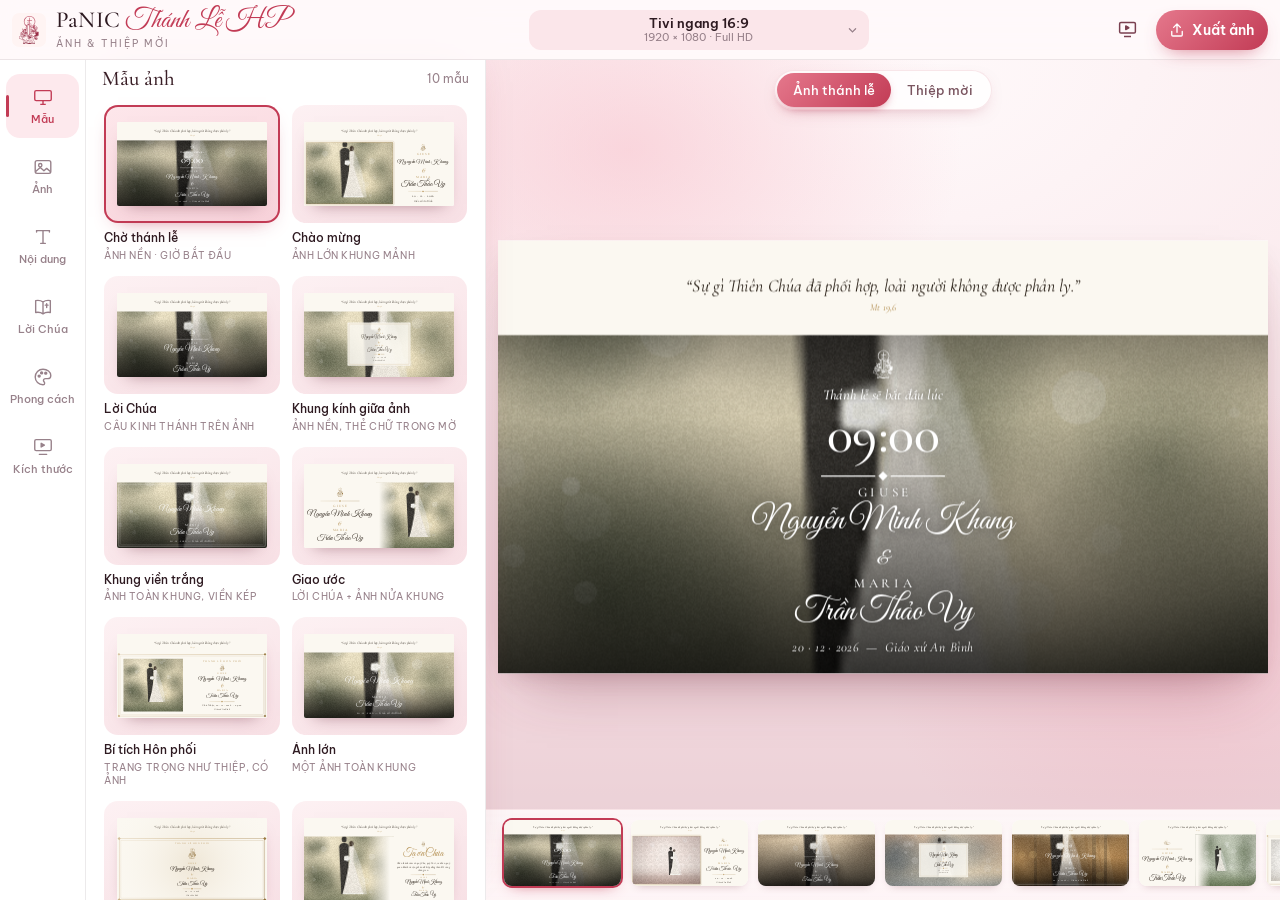
<file: index.html>
<!doctype html>
<html lang="vi">
<head>
<meta charset="utf-8">
<meta name="viewport" content="width=device-width,initial-scale=1,viewport-fit=cover">
<title>PaNIC Thánh Lễ Hôn Phối — Ảnh & thiệp mời thánh lễ hôn phối</title>
<meta name="description" content="Tạo ảnh cho thánh lễ hôn phối Công giáo: tên thánh, họ tên đôi tân hôn, Lời Chúa, biểu tượng đức tin — chiếu tivi, đăng mạng xã hội — và thiệp mời tham dự thánh lễ.">
<meta name="theme-color" content="#fdf6f7">
<link rel="canonical" href="https://panic-thanhle-hp.vercel.app/">
<link rel="icon" href="/favicon.svg?v=20261107-catalog-v2" type="image/svg+xml">
<link rel="icon" href="/favicon-32.png?v=20261107-catalog-v2" sizes="32x32" type="image/png">
<link rel="apple-touch-icon" href="/apple-touch-icon.png?v=20261107-catalog-v2">
<link rel="manifest" href="/site.webmanifest?v=20261107-catalog-v2">
<meta property="og:type" content="website">
<meta property="og:site_name" content="PaNIC Thánh Lễ Hôn Phối">
<meta property="og:locale" content="vi_VN">
<meta property="og:url" content="https://panic-thanhle-hp.vercel.app/">
<meta property="og:title" content="PaNIC Thánh Lễ Hôn Phối — Ảnh & thiệp mời thánh lễ hôn phối">
<meta property="og:description" content="Tên thánh, Lời Chúa, biểu tượng đức tin — tạo bộ ảnh chiếu tivi trong thánh lễ hôn phối và thiệp mời tham dự lễ.">
<meta property="og:image" content="https://panic-thanhle-hp.vercel.app/og.png?v=20261107-catalog-v2">
<meta property="og:image:width" content="1200">
<meta property="og:image:height" content="630">
<meta name="twitter:card" content="summary_large_image">
<meta name="twitter:image" content="https://panic-thanhle-hp.vercel.app/og.png?v=20261107-catalog-v2">
<link rel="preconnect" href="https://fonts.googleapis.com">
<link rel="preconnect" href="https://fonts.gstatic.com" crossorigin>
<link href="https://fonts.googleapis.com/css2?family=Be+Vietnam+Pro:wght@300;400;500;600&family=Cormorant+Garamond:ital,wght@0,400;0,500;1,400;1,500&family=Dancing+Script:wght@500&family=Ephesis&family=Noto+Serif:ital,wght@0,400;0,700;1,400&family=Great+Vibes&family=Lora:ital,wght@0,400;1,400&family=Montserrat:wght@300;400;500;600&family=Noto+Serif+Display:ital,wght@0,300;0,400;1,300&family=Playfair+Display:ital,wght@0,400;0,500;1,400&display=swap" rel="stylesheet">
<link rel="stylesheet" href="assets/css/app.css?v=20261107-catalog-v2">
</head>
<body>
<div class="app">
  <header>
    <button class="brand" id="brand" aria-label="PaNIC Thánh Lễ Hôn Phối"><img src="favicon.svg?v=20261107-catalog-v2" alt=""><span><b>PaNIC <i>Thánh Lễ HP</i></b><small>Ảnh &amp; thiệp mời</small></span></button>
    <button class="szbtn" id="szbtn" aria-label="Đổi khổ màn hình"><b id="szlabel"></b><small id="szsub"></small><svg viewBox="0 0 24 24" fill="none" stroke="currentColor" stroke-width="2" stroke-linecap="round"><path d="M7 10l5 5 5-5"/></svg></button>
    <div class="slotbar" id="slotbar">
      <button id="sbRep"><svg viewBox="0 0 24 24" fill="none" stroke="currentColor" stroke-width="1.8" stroke-linejoin="round"><rect x="3.5" y="5" width="17" height="14" rx="2"/><path d="M4 17l5-4.5 4 3.5 3-2.5 4 3.5"/></svg><span>Thay ảnh</span></button>
      <svg class="zi" viewBox="0 0 24 24" fill="none" stroke="currentColor" stroke-width="1.8" stroke-linecap="round"><circle cx="11" cy="11" r="6"/><path d="M20 20l-4.5-4.5M8.5 11h5M11 8.5v5"/></svg>
      <input type="range" id="sbZoom" min="1" max="4" step=".01" value="1" aria-label="Phóng to">
      <button id="sbCtr" aria-label="Căn giữa"><svg viewBox="0 0 24 24" fill="none" stroke="currentColor" stroke-width="1.8" stroke-linecap="round"><circle cx="12" cy="12" r="3"/><path d="M12 3v3M12 18v3M3 12h3M18 12h3"/></svg></button>
      <button id="sbX" aria-label="Bỏ chọn"><svg viewBox="0 0 24 24" fill="none" stroke="currentColor" stroke-width="2" stroke-linecap="round"><path d="M6 6l12 12M18 6L6 18"/></svg></button>
    </div>
    <button class="iconbtn" id="btnPlay" title="Trình chiếu" aria-label="Trình chiếu"><svg viewBox="0 0 24 24" fill="none" stroke="currentColor" stroke-width="1.7" stroke-linejoin="round"><rect x="3" y="4" width="18" height="12" rx="1.5"/><path d="M10 8v4l3.5-2z" fill="currentColor"/><path d="M8 20h8"/></svg></button>
    <button class="cta play" id="btnExport"><svg viewBox="0 0 24 24" fill="none" stroke="currentColor" stroke-width="1.8" stroke-linecap="round" stroke-linejoin="round"><path d="M12 4v11M7.5 8.5 12 4l4.5 4.5M5 14v4.5A1.5 1.5 0 0 0 6.5 20h11a1.5 1.5 0 0 0 1.5-1.5V14"/></svg><span>Xuất ảnh</span></button>
  </header>
  <main id="stage">
    <div class="modesw"><button data-m="slides">Ảnh thánh lễ</button><button data-m="invite">Thiệp mời</button></div>
    <div class="hint" id="hint">Chạm ảnh để chọn rồi kéo để căn · vuốt ngang để đổi mẫu</div>
    <div id="device"><canvas id="cv" aria-label="Xem trước ảnh"></canvas></div>
    <button class="navbtn prev" id="navPrev" aria-label="Slide trước"><svg viewBox="0 0 24 24" fill="none" stroke="currentColor" stroke-width="2" stroke-linecap="round" stroke-linejoin="round"><path d="M15 5l-7 7 7 7"/></svg></button>
    <button class="navbtn next" id="navNext" aria-label="Slide sau"><svg viewBox="0 0 24 24" fill="none" stroke="currentColor" stroke-width="2" stroke-linecap="round" stroke-linejoin="round"><path d="M9 5l7 7-7 7"/></svg></button>
    <div class="tplname" id="tplname"></div>
  </main>
  <div class="strip" id="strip"></div>
  <section id="sheet" data-mode="peek">
    <div id="grip"><div class="grab"></div><div class="phead"><h3 id="ptitle"></h3><span id="psub"></span><svg class="chev" viewBox="0 0 24 24" fill="none" stroke="currentColor" stroke-width="2" stroke-linecap="round"><path d="M7 14l5-5 5 5"/></svg></div></div>
    <div class="panel" id="panel"></div>
  </section>
  <nav class="tabs" id="tabs"></nav>
</div>
<div id="play"><div class="pctl"><button id="pX">✕ Thoát</button><span class="cnt" id="pCnt"></span><button id="pAuto"></button></div><div class="pbar"><i id="pBar"></i></div><div class="ptip" id="pTip">Chạm hai bên hoặc vuốt để chuyển · chạm giữa để hiện điều khiển</div></div>
<input type="file" id="file" accept="image/*" multiple hidden>
<div class="toast" id="toast"></div>
<div class="busy" id="busy"><div class="spin"></div><span id="busytxt">Đang xử lý…</span></div>
<div class="modal" id="modal"><div class="mbox" id="mbox"></div></div>
<script src="assets/js/data.js?v=20261107-scripture-top-v3"></script>
<script src="assets/js/symbols.js?v=20261107-scripture-top-v3"></script>
<script src="assets/js/engine.js?v=20261107-scripture-top-v3"></script>
<script src="assets/js/templates.js?v=20261107-scripture-top-v3"></script>
<script src="assets/js/app.js?v=20261107-scripture-top-v3"></script>
</body>
</html>
</file>
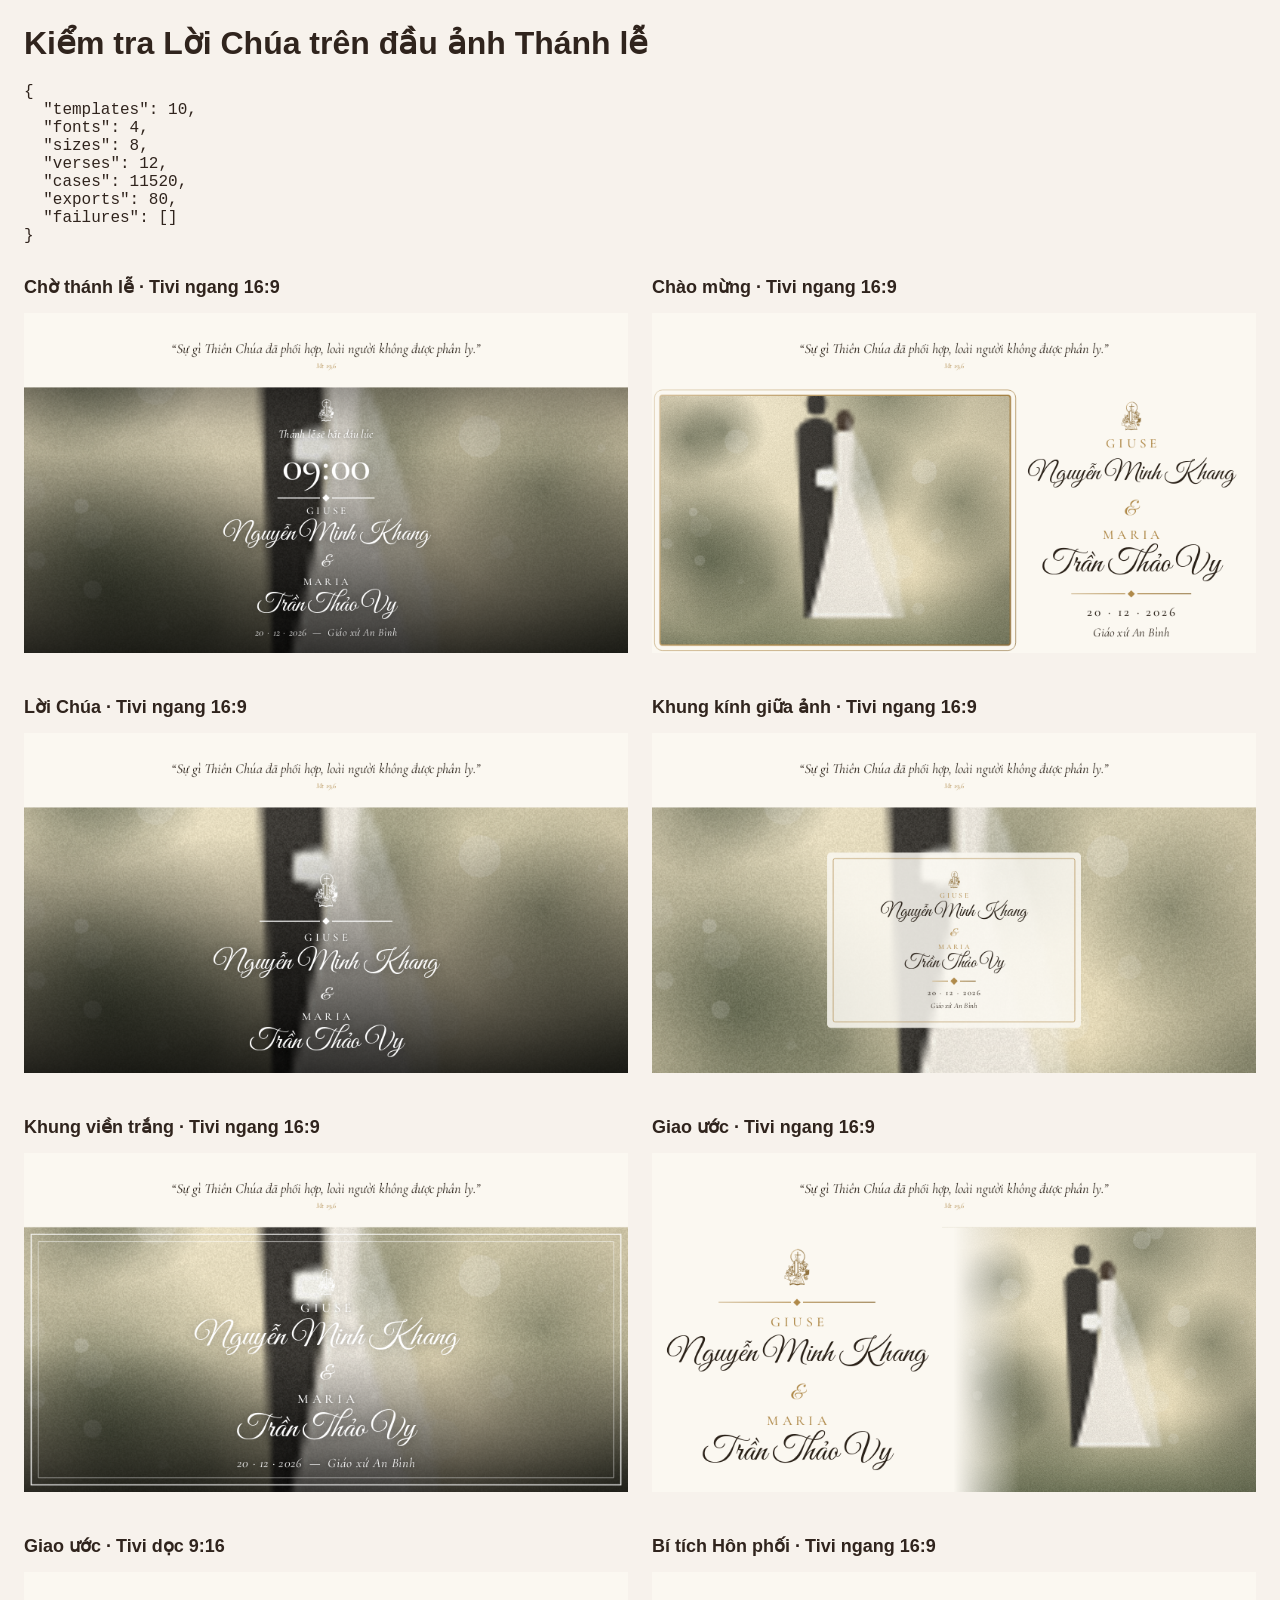
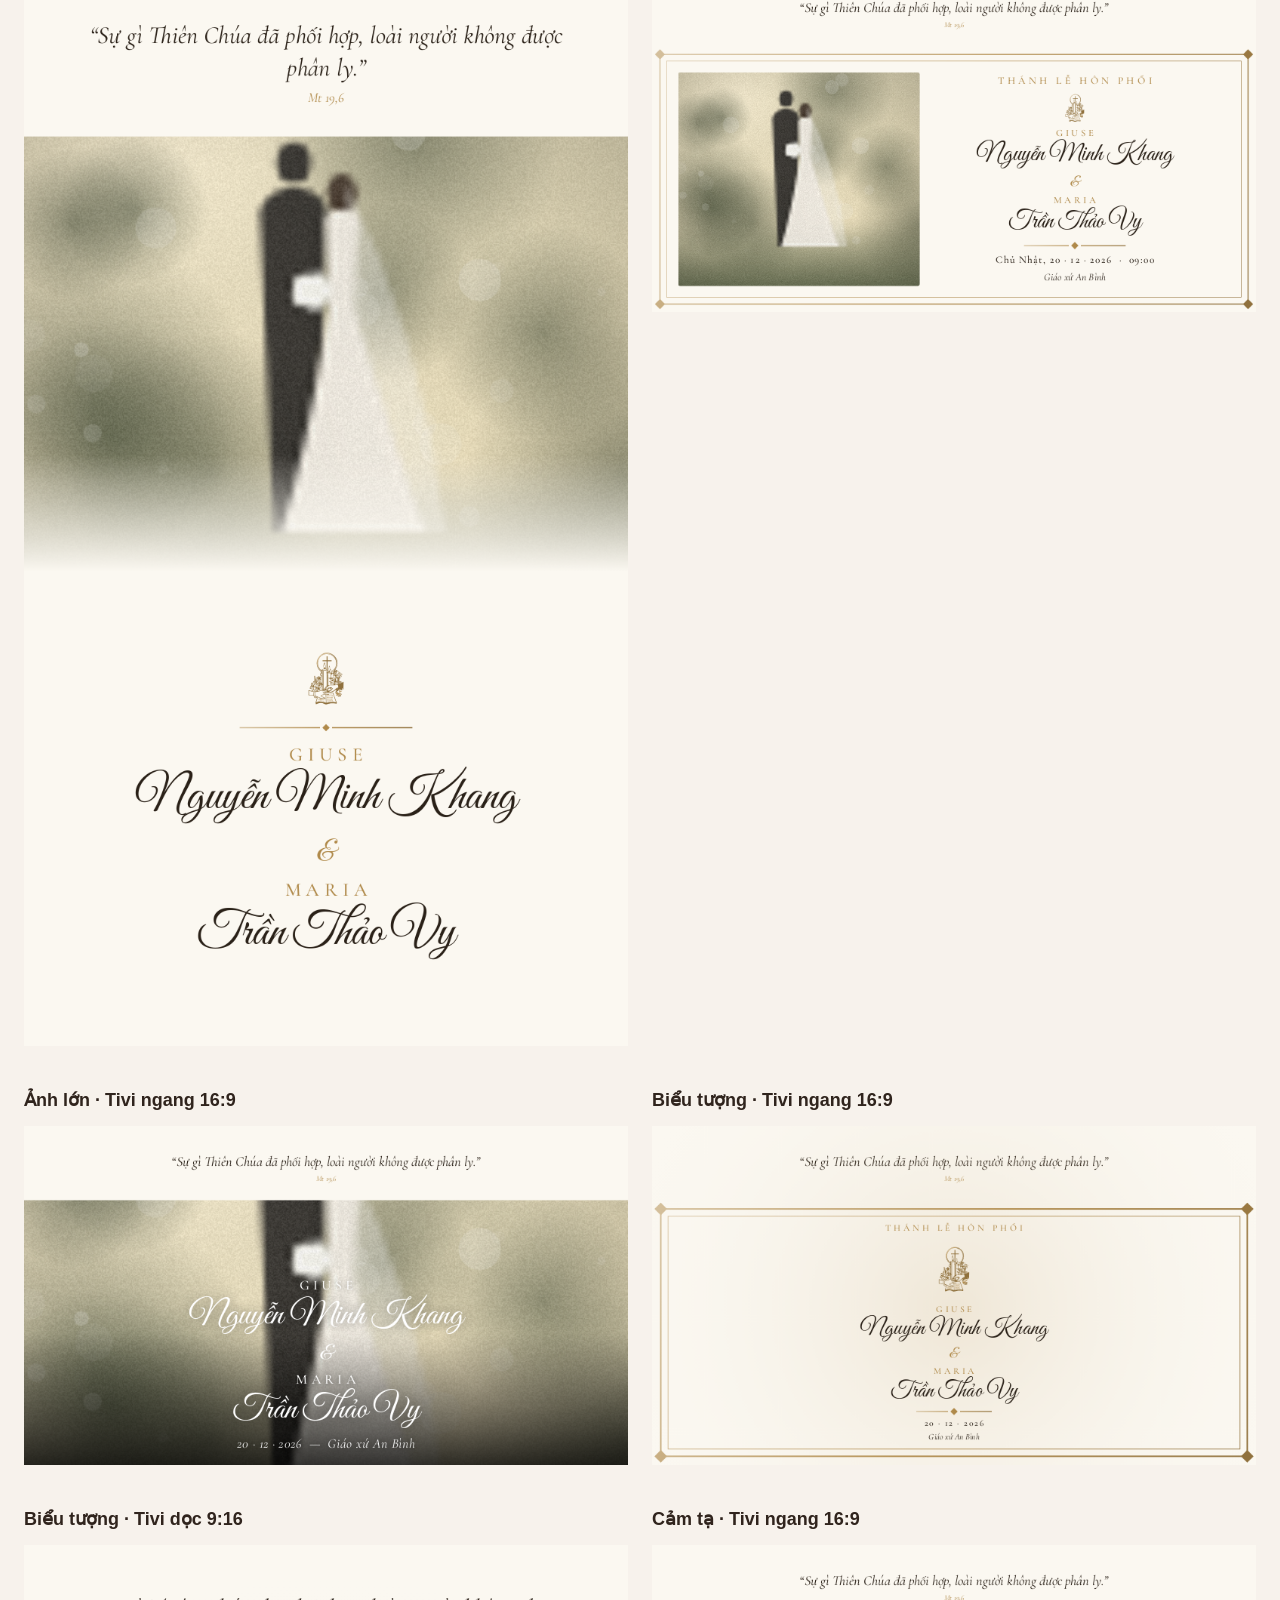
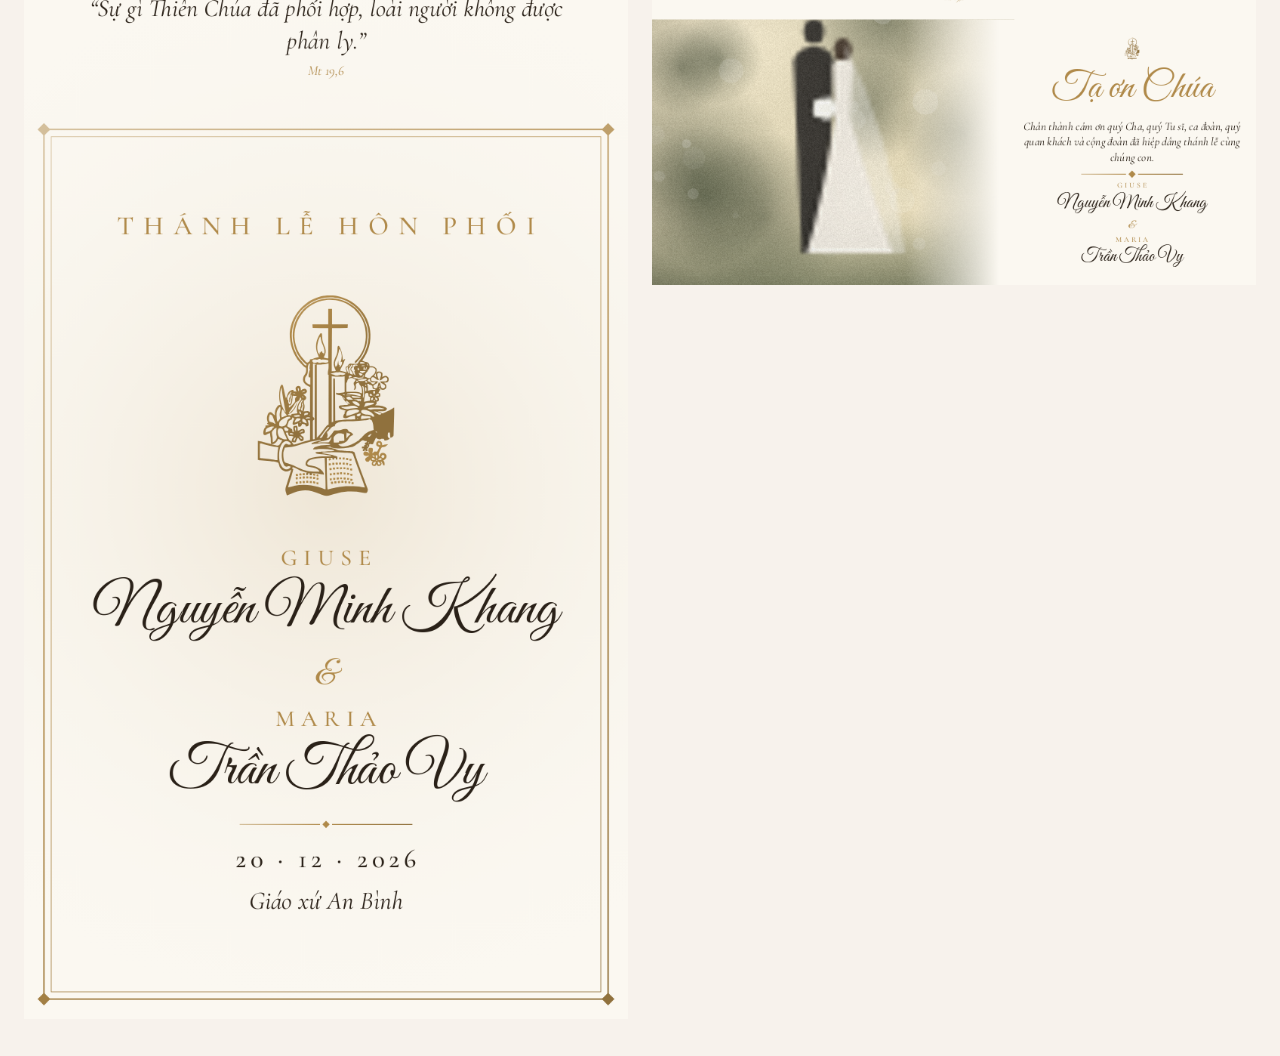
<file: tests/scripture-layout.html>
<!doctype html><meta charset="utf-8"><link href="https://fonts.googleapis.com/css2?family=Be+Vietnam+Pro:wght@300;400;500;600&family=Cormorant+Garamond:ital,wght@0,400;0,500;1,400;1,500&family=Dancing+Script:wght@500&family=Ephesis&family=Noto+Serif:ital,wght@0,400;0,700;1,400&family=Great+Vibes&family=Lora:ital,wght@0,400;1,400&family=Montserrat:wght@300;400;500;600&family=Noto+Serif+Display:ital,wght@0,300;0,400;1,300&family=Playfair+Display:ital,wght@0,400;0,500;1,400&display=swap" rel="stylesheet"><style>body{margin:24px;background:#f7f2ec;color:#30241d;font:16px sans-serif}#gallery{display:grid;grid-template-columns:repeat(2,minmax(0,1fr));gap:24px}canvas{width:100%;background:white}pre{white-space:pre-wrap}h2{font-size:18px}</style><h1>Kiểm tra Lời Chúa trên đầu ảnh Thánh lễ</h1><pre id="report">Đang kiểm tra…</pre><div id="gallery"></div><script src="../assets/js/data.js"></script><script src="../assets/js/symbols.js"></script><script src="../assets/js/engine.js"></script><script src="../assets/js/templates.js"></script><script>const FL=['400 40px "Cormorant Garamond"','500 40px "Cormorant Garamond"','italic 400 40px "Cormorant Garamond"','300 40px "Noto Serif Display"','400 40px "Playfair Display"','italic 400 40px "Playfair Display"',
  '400 40px "Great Vibes"','500 40px "Dancing Script"','300 40px "Montserrat"','500 40px "Montserrat"','400 40px "Lora"','italic 400 40px "Lora"','500 40px "Be Vietnam Pro"','400 40px "Noto Serif"','700 40px "Noto Serif"','italic 400 40px "Noto Serif"','400 40px "Ephesis"'];


Promise.allSettled(FL.map(f=>document.fonts.load(f,'AaĐđẤấỡễ&“”'))).then(()=>{
 const failures=[];let cases=0,exports=0;
 const ctx=document.createElement('canvas').getContext('2d');
 for(const tpl of TPL)for(const dims of Object.values(SIZES))for(const fp of Object.keys(FP))for(const scale of [.7,1,1.3])for(const v of VERSES){
  S.fp=fp;S.tscale=scale;
  const W=1000,H=W*dims.h/dims.w,z=Math.min(W,H);
  const els=tpl.b({W,H,m:z*.06,g:S.gap,f:texts(),v,land:W>H*1.05,sym:DEFAULT_SYMBOL,P:pal()});
  const [q,r]=els, qm=measureTextBlock(ctx,q),rm=measureTextBlock(ctx,r);
  const fail=message=>failures.push(`${tpl.id}/${dims.n}/${fp}/${scale}: ${message}`);
  if(q.role!=='scripture'||r.role!=='scripture-reference')fail('missing top header');
  if(q.y<z*.079)fail('top margin');
  if(r.y<q.y+qm.tot||r.y-q.y-qm.tot>z*.009)fail('citation gap');
  for(const e of [q,r]){
   const b=measureTextBlock(ctx,e);
   if(b.lines.some(line=>b.meas(line)>W*.841))fail('horizontal margin');
  }
  const bottom=r.y+rm.tot;
  for(const e of els.slice(2))if(e.t==='img'&&e.y<bottom+z*.049)fail('photo overlaps header');
  if(els.slice(2).some(e=>e.t==='text'&&(e.text===q.text||e.text===r.text)))fail('duplicate verse');
  cases++;
 }
 S.fp='classic';S.tscale=1;
 for(const tpl of TPL)for(const dims of Object.values(SIZES)){
  const c=document.createElement('canvas');c.width=800;c.height=Math.round(800*dims.h/dims.w);
  render(c.getContext('2d'),c.width,c.height,{slide:{id:'qa',tpl:tpl.id,sym:DEFAULT_SYMBOL,v:0},idx:0});
  if(c.toDataURL('image/png').length<4000)failures.push(tpl.id+' export failed');exports++;
  if(dims===SIZES.tv169||dims===SIZES.tv916&&['covenant','emblem'].includes(tpl.id)){
   const box=document.createElement('section');box.innerHTML='<h2>'+tpl.n+' · '+dims.n+'</h2>';box.append(c);document.querySelector('#gallery').append(box);
  }
 }
 document.querySelector('#report').textContent=JSON.stringify({templates:TPL.length,fonts:Object.keys(FP).length,sizes:Object.keys(SIZES).length,verses:VERSES.length,cases,exports,failures},null,2);
}).catch(e=>document.querySelector('#report').textContent=e.stack);
</script>
</file>
<file: assets/css/app.css>
:root{
  --ink:#2e1a21;--ink2:#55424a;--muted:#97818a;--line:rgba(46,26,33,.09);
  --paper:#fdf6f7;--card:#ffffff;--gold:#c23b55;--gold2:#f2aebb;
  --sheetH:42dvh;--ease:cubic-bezier(.2,.8,.2,1);
}
*{box-sizing:border-box;-webkit-tap-highlight-color:transparent}
html,body{height:100%;margin:0}
body{font-family:'Be Vietnam Pro',system-ui,sans-serif;background:var(--paper);color:var(--ink);-webkit-font-smoothing:antialiased;overflow:hidden;font-size:14px}
button,input,select,textarea{font:inherit;color:inherit}
button{cursor:pointer;border:0;background:none;padding:0}

.app{display:grid;height:100dvh;grid-template-columns:minmax(0,1fr);grid-template-rows:auto 1fr auto auto auto;grid-template-areas:"head" "stage" "strip" "sheet" "tabs"}
header{grid-area:head;display:flex;align-items:center;gap:8px;padding:calc(env(safe-area-inset-top) + 8px) 12px 8px;background:rgba(253,246,247,.86);backdrop-filter:blur(14px);-webkit-backdrop-filter:blur(14px);border-bottom:1px solid var(--line);z-index:5}
.brand{display:flex;align-items:center;gap:10px;min-width:0;text-align:left;flex:none}
.brand img{width:34px;height:34px;flex:none}
.brand span{display:flex;flex-direction:column;line-height:1;white-space:nowrap;min-width:0}
.brand b{font-family:'Cormorant Garamond',serif;font-weight:500;font-size:23px;letter-spacing:.01em}
.brand b i{color:var(--gold);font-weight:400}
.brand small{font-size:9.5px;letter-spacing:.22em;text-transform:uppercase;color:var(--muted);margin-top:1px;line-height:1.6;overflow:hidden;text-overflow:ellipsis}
.iconbtn{width:40px;height:40px;border-radius:12px;display:grid;place-items:center;color:var(--ink2);transition:.2s;flex:none}
.iconbtn.on{background:#fbe6ea;color:var(--ink)}
.iconbtn svg{width:21px;height:21px}
.cta{white-space:nowrap;flex:none;height:40px;padding:0 16px 0 14px;border-radius:999px;background:var(--ink);color:#fff3f5;display:flex;align-items:center;gap:8px;font-weight:500;font-size:13.5px;box-shadow:0 6px 18px -8px rgba(0,0,0,.5)}
.cta .dot{width:7px;height:7px;border-radius:50%;background:var(--gold2);box-shadow:0 0 0 3px rgba(242,174,187,.22)}

#stage{touch-action:none;grid-area:stage;position:relative;overflow:hidden;background:radial-gradient(120% 75% at 50% 0%,#fffafb 0%,#fae9ec 52%,#f1d5db 100%);min-height:0}
#stage::after{content:"";position:absolute;left:0;right:0;bottom:0;height:22%;background:linear-gradient(180deg,transparent,rgba(0,0,0,.035));pointer-events:none}
.unused-sizechip{position:absolute;top:12px;left:50%;transform:translateX(-50%);z-index:3;background:rgba(255,255,255,.75);backdrop-filter:blur(10px);-webkit-backdrop-filter:blur(10px);border:1px solid rgba(255,255,255,.9);border-radius:999px;padding:6px 12px;font-size:11.5px;color:var(--ink2);white-space:nowrap;box-shadow:0 4px 14px -8px rgba(0,0,0,.25)}
.sizechip i{font-style:normal;color:var(--gold);font-weight:600}
#device{touch-action:none;user-select:none;-webkit-user-select:none;-webkit-touch-callout:none;position:absolute;left:50%;top:50%;transform:translate(-50%,-50%);transition:width .35s var(--ease),height .35s var(--ease)}
#cv{display:block;width:100%;height:100%;touch-action:none;background:#fff;box-shadow:0 30px 60px -28px rgba(110,40,58,.45),0 10px 22px -12px rgba(110,40,58,.25)}
.mock-standee::before{content:"";position:absolute;left:-1.5%;right:-1.5%;top:-7px;height:9px;border-radius:5px;background:linear-gradient(180deg,#f2f2f0,#b9b8b4 60%,#9d9b97);box-shadow:0 2px 4px rgba(0,0,0,.18)}
.mock-standee::after{content:"";position:absolute;left:-4%;right:-4%;bottom:-20px;height:22px;border-radius:4px 4px 6px 6px;background:linear-gradient(180deg,#e9e8e5,#b5b3ae 45%,#8f8d88);box-shadow:0 10px 14px -6px rgba(0,0,0,.35)}
.feet{display:none;position:absolute;bottom:-34px;left:8%;right:8%;height:16px}
.mock-standee .feet{display:block}
.feet span{position:absolute;bottom:0;width:30%;height:8px;border-radius:6px;background:linear-gradient(180deg,#a9a7a2,#7e7c78);box-shadow:0 6px 8px -4px rgba(0,0,0,.4)}
.feet span:first-child{left:0;transform:skewX(-35deg)}.feet span:last-child{right:0;transform:skewX(35deg)}
.legs{display:none;position:absolute;inset:0;z-index:-1}
.mock-easel .legs{display:block}
.legs span{position:absolute;width:3.2%;min-width:7px;background:linear-gradient(90deg,#6b4a32,#8a6446 50%,#5a3d28);border-radius:3px;top:-6%;height:122%}
.legs span:nth-child(1){left:22%;transform:rotate(9deg);transform-origin:top center}
.legs span:nth-child(2){right:22%;transform:rotate(-9deg);transform-origin:top center}
.legs span:nth-child(3){left:48.4%;top:-10%;height:118%;filter:brightness(.8)}
.mock-easel::after{content:"";position:absolute;left:-3%;right:-3%;bottom:-8px;height:10px;background:linear-gradient(180deg,#8a6446,#5a3d28);border-radius:2px;box-shadow:0 6px 10px -4px rgba(0,0,0,.4)}
.mock-easel #cv{box-shadow:0 0 0 7px #fff,0 0 0 8px rgba(0,0,0,.06),0 30px 50px -24px rgba(110,40,58,.55)}
.mock-social #cv{border-radius:14px}
.mock-print #cv{box-shadow:0 0 0 1px rgba(0,0,0,.04),0 18px 40px -18px rgba(110,40,58,.55);transform:rotate(-1.2deg)}
.mock-phone #cv{border-radius:18px;box-shadow:0 0 0 6px #18181a,0 0 0 7px #3a3a3c,0 30px 60px -24px rgba(0,0,0,.55)}

#sheet{grid-area:sheet;min-width:0;background:var(--card);border-radius:22px 22px 0 0;box-shadow:0 -14px 40px -22px rgba(110,40,58,.35);height:var(--dh,232px);transition:height .32s var(--ease);overflow:hidden;position:relative;z-index:4;display:flex;flex-direction:column}
#sheet.drag{transition:none}#sheet[data-mode=closed]{box-shadow:none}
#grip{flex:none;touch-action:none;cursor:grab;user-select:none;-webkit-user-select:none}
.grab{width:40px;height:5px;border-radius:5px;background:#f0d4da;margin:8px auto 0}
.phead{display:flex;align-items:center;gap:10px;padding:6px 16px 6px}
.phead h3{margin:0;font-family:'Cormorant Garamond',serif;font-weight:500;font-size:21px;margin-right:auto}
.chev{width:18px;height:18px;color:var(--muted);transition:transform .3s var(--ease)}
#sheet[data-mode=full] .chev{transform:rotate(180deg)}
.phead span{font-size:11.5px;color:var(--muted)}
.panel{flex:1;min-width:0;min-height:0;overflow:auto;padding:4px 16px 16px;-webkit-overflow-scrolling:touch;overscroll-behavior:contain}

nav.tabs{grid-area:tabs;display:grid;grid-template-columns:repeat(6,1fr);background:var(--card);border-top:1px solid var(--line);padding:6px 4px calc(6px + env(safe-area-inset-bottom));z-index:6}
.tab{display:flex;flex-direction:column;align-items:center;gap:4px;padding:6px 0;color:var(--muted);font-size:10.5px;font-weight:500;position:relative;transition:color .2s;white-space:nowrap}
.tab svg{width:22px;height:22px;stroke-width:1.5}
.tab.on{color:var(--ink)}
.tab.on::after{content:"";position:absolute;top:-6px;width:22px;height:2px;border-radius:2px;background:var(--gold)}

.cats{display:flex;gap:8px;overflow-x:auto;margin:0 -16px 6px;padding:4px 16px 6px;scrollbar-width:none;position:sticky;top:-6px;background:linear-gradient(var(--card) 80%,transparent);z-index:2}
.cats::-webkit-scrollbar{display:none}
.tgrid{display:grid;grid-template-columns:repeat(auto-fill,minmax(98px,1fr));gap:14px 12px}
.tcard{display:flex;flex-direction:column;gap:7px;text-align:left;min-width:0;width:100%}
.tthumb{height:178px;width:100%;border-radius:14px;background:linear-gradient(160deg,#fdf1f3,#f8e0e5);transition:box-shadow .25s var(--ease),background .25s;position:relative;overflow:hidden;flex:none}
.tthumb canvas{position:absolute;left:50%;top:50%;transform:translate(-50%,-50%);box-shadow:0 8px 16px -10px rgba(110,40,58,.55);border-radius:2px;background:#fff;pointer-events:none}
.tcard.on .tthumb{box-shadow:0 0 0 2px var(--gold),0 10px 24px -14px rgba(194,59,85,.8);background:linear-gradient(160deg,#fde7eb,#f8d2da)}
.tcard b{font-weight:500;font-size:12px;line-height:1.3;display:block;white-space:nowrap;overflow:hidden;text-overflow:ellipsis;max-width:100%}
.tcard small{font-size:10px;color:var(--muted);letter-spacing:.06em;text-transform:uppercase;margin-top:-4px}
.badge{position:absolute;top:8px;left:8px;z-index:1;background:rgba(46,26,33,.74);color:#ffe8ee;font-size:8.5px;letter-spacing:.1em;text-transform:uppercase;padding:3px 7px;border-radius:999px}

.sec{margin:4px 0 18px}
.sec>label{display:block;font-size:11px;letter-spacing:.14em;text-transform:uppercase;color:var(--muted);margin-bottom:8px;font-weight:500}
.field{display:block;margin-bottom:12px}
.field span{display:block;font-size:11.5px;color:var(--ink2);margin-bottom:5px}
.field input,.field textarea{width:100%;border:1px solid var(--line);background:#fffafb;border-radius:12px;padding:11px 13px;font-size:16px;outline:none;transition:.2s;resize:none}
.field input:focus,.field textarea:focus{border-color:var(--gold);background:#fff;box-shadow:0 0 0 4px rgba(194,59,85,.12)}
.row2{display:grid;grid-template-columns:1fr 1fr;gap:10px}
.chips{display:flex;gap:8px;flex-wrap:wrap}
.chip{padding:9px 14px;border-radius:999px;border:1px solid var(--line);background:#fffafb;font-size:13px;transition:.2s;white-space:nowrap;flex:none}
.chip.on{background:var(--ink);color:#fff3f5;border-color:var(--ink)}
.fp{flex:1;min-width:120px;padding:12px;border-radius:14px;border:1px solid var(--line);background:#fffafb;text-align:center;transition:.2s}
.fp .s1{font-size:23px;line-height:1.1;display:block}.fp .s2{font-size:22px;display:block;color:var(--gold);margin-top:2px}
.fp small{display:block;font-size:10.5px;color:var(--muted);margin-top:4px;letter-spacing:.08em;text-transform:uppercase}
.fp.on{border-color:var(--gold);background:#fff;box-shadow:0 0 0 1px var(--gold)}
.filters{display:flex;gap:10px;overflow-x:auto;margin:0 -16px 6px;padding:6px 16px 8px;scrollbar-width:none}
.filters::-webkit-scrollbar{display:none}
.flt{display:flex;flex-direction:column;align-items:center;gap:6px;font-size:11px;color:var(--ink2);flex:none}
.flt canvas{width:56px;height:70px;border-radius:10px;box-shadow:inset 0 0 0 1px rgba(0,0,0,.06);transition:.2s}
.flt.on canvas{box-shadow:0 0 0 2px #fff,0 0 0 3.5px var(--gold)}
.flt.on{color:var(--ink);font-weight:500}
.sw{display:flex;flex-direction:column;align-items:center;gap:6px;font-size:10.5px;color:var(--ink2)}
.sw i{width:46px;height:46px;border-radius:50%;display:grid;place-items:center;box-shadow:inset 0 0 0 1px rgba(0,0,0,.08);transition:.2s}
.sw i::before{content:"";width:16px;height:16px;border-radius:50%;background:var(--t);box-shadow:9px 6px 0 -3px var(--a)}
.sw.on i{box-shadow:0 0 0 2px #fff,0 0 0 3.5px var(--gold)}
.swgrid{display:grid;grid-template-columns:repeat(auto-fill,minmax(58px,1fr));gap:12px 6px}
.colors{display:grid;grid-template-columns:repeat(3,1fr);gap:10px}
.cpick{display:flex;align-items:center;gap:8px;border:1px solid var(--line);border-radius:12px;padding:7px 9px;background:#fffafb;font-size:12px}
.cpick input{width:28px;height:28px;border:0;padding:0;background:none;border-radius:8px;overflow:hidden;box-shadow:inset 0 0 0 1px rgba(0,0,0,.15)}
.cpick input::-webkit-color-swatch-wrapper{padding:0}.cpick input::-webkit-color-swatch{border:0;border-radius:8px}
.range{display:flex;align-items:center;gap:12px;margin-bottom:12px}
.range span{width:104px;font-size:12.5px;color:var(--ink2)}
.range em{width:34px;text-align:right;font-style:normal;font-size:12px;color:var(--muted);font-variant-numeric:tabular-nums}
input[type=range]{flex:1;-webkit-appearance:none;appearance:none;height:4px;border-radius:4px;background:#f4dde2;outline:none}
input[type=range]::-webkit-slider-thumb{-webkit-appearance:none;width:22px;height:22px;border-radius:50%;background:#fff;border:1px solid #ecc9d1;box-shadow:0 2px 6px rgba(0,0,0,.18)}
input[type=range]::-moz-range-thumb{width:22px;height:22px;border-radius:50%;background:#fff;border:1px solid #ecc9d1}
.sizes{display:grid;grid-template-columns:repeat(auto-fill,minmax(146px,1fr));gap:10px;margin-bottom:16px}
.szc{display:flex;align-items:center;gap:12px;padding:12px;border-radius:14px;border:1px solid var(--line);background:#fffafb;text-align:left;transition:.2s}
.szc .ic{width:30px;height:38px;display:grid;place-items:center;flex:none}
.szc .ic i{display:block;border:1.5px solid var(--ink2);border-radius:2px}
.szc b{display:block;font-weight:500;font-size:12.5px;line-height:1.3}
.szc small{font-size:10.5px;color:var(--muted)}
.szc.on{background:#fff;border-color:var(--gold);box-shadow:0 0 0 1px var(--gold)}
.szc.on .ic i{border-color:var(--gold);background:rgba(194,59,85,.12)}
.group-t{font-size:11px;letter-spacing:.14em;text-transform:uppercase;color:var(--muted);margin:4px 0 8px;font-weight:500}

.upl{display:flex;align-items:center;gap:14px;width:100%;padding:16px;border-radius:16px;border:1.5px dashed #ecbcc6;background:linear-gradient(135deg,#fff7f8,#fdecef);text-align:left}
.upl .pl{width:44px;height:44px;border-radius:12px;background:var(--ink);color:#ffe8ee;display:grid;place-items:center;flex:none}
.upl .pl svg{width:22px;height:22px}
.upl b{display:block;font-weight:500}.upl small{color:var(--muted);font-size:12px}
.lib{display:grid;grid-template-columns:repeat(auto-fill,minmax(70px,1fr));gap:8px;margin-top:12px}
.ph{position:relative;aspect-ratio:1;border-radius:10px;overflow:hidden;background:#eee}
.ph img{width:100%;height:100%;object-fit:cover;display:block}
.ph .x{position:absolute;top:4px;right:4px;width:22px;height:22px;border-radius:50%;background:rgba(20,20,20,.6);color:#fff;font-size:13px;display:grid;place-items:center;line-height:1}
.ph.pick{outline:2px solid var(--gold);outline-offset:2px}
.slotbox{border-radius:16px;background:#2e1a21;color:#fdeef1;padding:14px;margin:14px 0}
.slotbox .t{display:flex;justify-content:space-between;align-items:center;margin-bottom:10px;gap:10px}
.slotbox .t b{font-family:'Cormorant Garamond',serif;font-size:20px;font-weight:500}
.slotbox .t span,.hint2{opacity:.7;font-size:11.5px}.hint2{margin-top:12px}
.slotbox .range span{color:#f6d3da}.slotbox input[type=range]{background:#5a3a44}
.slotbox .btns{display:flex;gap:8px;flex-wrap:wrap}
.slotbox .btns button{padding:8px 12px;border-radius:999px;background:rgba(255,255,255,.1);font-size:12.5px}
.slotbox .btns button.g{background:var(--gold2);color:#2e1a21;font-weight:500}
.note{font-size:12px;color:var(--muted);line-height:1.55;background:#fdf0f3;border-radius:12px;padding:10px 12px}
.toggle{display:flex;align-items:center;justify-content:space-between;padding:12px 0;border-bottom:1px solid var(--line)}
.sw2{width:46px;height:28px;border-radius:999px;background:#efd0d7;position:relative;transition:.25s;flex:none}
.sw2::after{content:"";position:absolute;top:3px;left:3px;width:22px;height:22px;border-radius:50%;background:#fff;box-shadow:0 2px 4px rgba(0,0,0,.2);transition:.25s var(--ease)}
.sw2.on{background:var(--ink)}.sw2.on::after{left:21px}
.bigbtn{width:100%;height:52px;border-radius:16px;background:var(--ink);color:#fff3f5;font-weight:500;font-size:15px;display:flex;align-items:center;justify-content:center;gap:10px;margin-top:8px;box-shadow:0 12px 24px -14px rgba(0,0,0,.6);text-decoration:none}
.bigbtn.alt{background:#fff;color:var(--ink);border:1px solid var(--line);box-shadow:none}
.bigbtn.ghost{background:none;color:var(--ink2);box-shadow:none}
.dims{display:flex;justify-content:space-between;align-items:center;padding:14px;border-radius:14px;background:#fdf0f3;margin:12px 0}
.dims b{font-family:'Cormorant Garamond',serif;font-size:26px;font-weight:500;line-height:1}
.dims small{display:block;color:var(--muted);font-size:11px;margin-top:4px}
.dims span{font-size:22px;color:var(--gold)}

.toast{position:fixed;left:50%;top:calc(env(safe-area-inset-top) + 66px);transform:translate(-50%,-20px);opacity:0;background:rgba(46,26,33,.92);color:#fff3f5;padding:10px 16px;border-radius:999px;font-size:13px;z-index:70;transition:.35s var(--ease);pointer-events:none;max-width:92vw;text-align:center}
.toast.show{opacity:1;transform:translate(-50%,0)}
.modal{position:fixed;inset:0;background:rgba(46,20,30,.55);backdrop-filter:blur(8px);-webkit-backdrop-filter:blur(8px);z-index:40;display:none;align-items:flex-end;justify-content:center}
.modal.show{display:flex}
.mbox{background:var(--card);width:min(560px,100%);border-radius:26px 26px 0 0;padding:18px 18px calc(18px + env(safe-area-inset-bottom));max-height:92dvh;overflow:auto;animation:up .45s var(--ease)}
@keyframes up{from{transform:translateY(40px);opacity:0}}
.mbox h3{font-family:'Cormorant Garamond',serif;font-weight:500;font-size:27px;margin:4px 0 4px;line-height:1.15}
.mbox p{margin:0 0 12px;color:var(--muted);font-size:12.5px}
.mprev{background:linear-gradient(160deg,#fdf1f3,#f6dde2);border-radius:16px;padding:16px;display:grid;place-items:center;margin-bottom:6px}
.mprev img{max-height:42dvh;max-width:100%;box-shadow:0 14px 30px -16px rgba(0,0,0,.5)}
.wel small{font-size:10px;letter-spacing:.3em;text-transform:uppercase;color:var(--gold)}
.wel h3{font-size:30px;margin:6px 0 16px}
.occ{display:grid;grid-template-columns:1fr 1fr;gap:10px}
.occ button{position:relative;text-align:left;padding:14px;border-radius:18px;background:var(--c1);color:var(--c2);min-height:118px;display:flex;flex-direction:column;gap:3px;overflow:hidden;box-shadow:inset 0 0 0 1px rgba(0,0,0,.05);transition:transform .25s var(--ease)}
.occ button:active{transform:scale(.97)}
.occ .oi{width:38px;height:38px;color:var(--c3);margin-bottom:auto}
.occ b{font-family:'Cormorant Garamond',serif;font-size:21px;font-weight:500;line-height:1.1;margin-top:10px}
.occ small{font-size:11px;opacity:.7;letter-spacing:0;text-transform:none;color:inherit}
.busy{position:fixed;inset:0;z-index:60;background:rgba(253,246,247,.82);backdrop-filter:blur(6px);-webkit-backdrop-filter:blur(6px);display:none;flex-direction:column;gap:14px;align-items:center;justify-content:center;font-family:'Cormorant Garamond',serif;font-size:22px}
.busy.show{display:flex}
.spin{width:44px;height:44px;border-radius:50%;border:2px solid #f3d0d8;border-top-color:var(--gold);animation:sp 1s linear infinite}
@keyframes sp{to{transform:rotate(360deg)}}

@media (min-width:900px){
  .app{grid-template-columns:86px 400px minmax(0,1fr);grid-template-rows:auto 1fr auto;grid-template-areas:"head head head" "tabs sheet stage" "tabs sheet strip"}
  nav.tabs{grid-template-columns:1fr;grid-auto-rows:min-content;border-top:0;border-right:1px solid var(--line);padding:14px 6px;gap:6px}
  .tab{padding:12px 0;border-radius:14px}
  .tab.on{background:#fce8ec}
  .tab.on::after{left:0;width:3px;height:22px;top:50%;transform:translateY(-50%)}
  #sheet,#sheet.closed{height:auto;border-radius:0;box-shadow:none;border-right:1px solid var(--line)}
  .grab{display:none}
  .tthumb{height:200px}
  .modal{align-items:center}
  .mbox{border-radius:26px}
  .occ{grid-template-columns:1fr 1fr 1fr}
}

/* ===== Giao diện mobile mới: header gọn, ngăn kéo 3 nấc, thanh công cụ nổi ===== */
.szbtn{flex:1;min-width:0;max-width:340px;margin:0 auto;height:40px;border-radius:12px;background:#fbe6ea;display:flex;flex-direction:column;align-items:center;justify-content:center;line-height:1.2;padding:0 28px;position:relative;transition:background .2s}
.szbtn:active{background:#f6d3da}
.szbtn b{font-size:12.5px;font-weight:600;white-space:nowrap;overflow:hidden;text-overflow:ellipsis;max-width:100%}
.szbtn small{font-size:10.5px;color:var(--muted);white-space:nowrap;overflow:hidden;text-overflow:ellipsis;max-width:100%}
.szbtn svg{position:absolute;right:9px;top:50%;transform:translateY(-50%);width:15px;height:15px;color:var(--muted)}
.cta{padding:0 14px 0 12px;gap:6px}.cta svg{width:18px;height:18px}
@media (max-width:599px){.brand span{display:none}}
.hint{position:absolute;top:10px;left:50%;transform:translate(-50%,-8px);opacity:0;z-index:4;background:rgba(46,26,33,.82);color:#fde7eb;font-size:11.5px;padding:7px 12px;border-radius:999px;white-space:nowrap;pointer-events:none;transition:.4s var(--ease)}
.hint.show{opacity:1;transform:translate(-50%,0)}
.slotbar{position:absolute;left:50%;bottom:10px;z-index:4;width:min(380px,calc(100% - 20px));display:flex;align-items:center;gap:4px;padding:5px;border-radius:999px;background:rgba(46,26,33,.92);backdrop-filter:blur(12px);-webkit-backdrop-filter:blur(12px);color:#fdeef1;box-shadow:0 14px 30px -12px rgba(0,0,0,.55);transform:translate(-50%,16px);opacity:0;pointer-events:none;transition:.3s var(--ease)}
.slotbar.show{opacity:1;transform:translate(-50%,0);pointer-events:auto}
.slotbar button{height:36px;min-width:36px;padding:0 10px;border-radius:999px;display:flex;align-items:center;justify-content:center;gap:6px;font-size:12.5px;white-space:nowrap;flex:none}
.slotbar button svg,.slotbar .zi{width:17px;height:17px;flex:none}
.slotbar #sbRep{background:var(--gold2);color:#2e1a21;font-weight:500;padding:0 13px 0 11px}
.slotbar .sbn{font-size:11px;opacity:.6;padding:0 2px;flex:none}
.slotbar .zi{opacity:.75;margin-left:2px}
.slotbar input[type=range]{flex:1;min-width:50px;background:#5a3a44}
.focusx{display:none;position:absolute;top:calc(env(safe-area-inset-top) + 10px);left:50%;transform:translateX(-50%);z-index:5;background:rgba(46,26,33,.85);color:#fde7eb;font-size:12.5px;padding:9px 14px;border-radius:999px;white-space:nowrap}
body.focus header,body.focus #sheet,body.focus nav.tabs,body.focus .slotbar,body.focus .hint{display:none}
body.focus .app{grid-template-columns:minmax(0,1fr);grid-template-rows:1fr;grid-template-areas:"stage"}
body.focus .focusx{display:block}
body.focus #stage{padding-top:env(safe-area-inset-top)}
.hstrip{scroll-padding-inline:16px;display:flex;gap:12px;overflow-x:auto;overflow-y:hidden;margin:0 -16px;padding:6px 16px 10px;scroll-snap-type:x proximity;scrollbar-width:none;-webkit-overflow-scrolling:touch;align-items:stretch}
.hstrip::-webkit-scrollbar{display:none}
.hstrip>*{flex:none;scroll-snap-align:start}
.tcard.sm{width:92px;min-width:92px;max-width:92px;gap:6px}
.tcard.sm .tthumb{height:124px;border-radius:12px}
.tcard.sm b{font-size:11px;padding:0 2px}
.phs .ph{width:78px;height:78px;aspect-ratio:auto}
.addph{width:78px;height:78px;border-radius:12px;background:var(--ink);color:#ffe8ee;display:flex;flex-direction:column;align-items:center;justify-content:center;gap:4px;font-size:11px;font-weight:500}
.addph svg{width:22px;height:22px}
.pnote{align-self:center;font-size:12px;color:var(--muted);width:170px;line-height:1.45;white-space:normal}
.hstrip .szc{width:158px}
.hstrip.sws{gap:6px;padding-top:6px}.hstrip .sw{width:60px}
.more{width:84px;border-radius:14px;border:1px dashed #ecbcc6;font-size:11.5px;color:var(--ink2);line-height:1.35;padding:6px}
.xrow{display:flex;gap:10px;align-items:stretch}.xrow .dims{flex:1;margin:0}.xrow .bigbtn{width:auto;padding:0 20px;margin:0;height:auto}
.chipsrow{gap:8px;padding-top:10px}
#sheet[data-mode=peek] .panel{overflow-y:hidden;padding-bottom:6px}
#sheet[data-mode=peek] .phead{padding:4px 16px 4px}
#sheet[data-mode=peek] .phead h3{font-size:18px}
@media (min-width:900px){#grip{cursor:default}.chev{display:none}.slotbar{bottom:18px}}

.tgrid{padding:4px 2px 2px}
.tcard.on .tthumb{box-shadow:inset 0 0 0 2px var(--gold),0 8px 20px -14px rgba(194,59,85,.9)}
.swgrid{padding:4px 2px}
.sizes{padding:2px}
.hstrip .sw{padding-top:2px}
button:focus{outline:none}button:focus-visible{outline:2px solid var(--gold);outline-offset:2px;border-radius:12px}

.flt.wait canvas{animation:pulse .8s ease-in-out infinite}
@keyframes pulse{50%{opacity:.45}}
.bigbtn.danger{background:#a83a2c;color:#fff}
.linkbtn{display:block;margin:6px auto 0;font-size:12.5px;color:var(--muted);padding:8px;text-decoration:underline;text-underline-offset:3px}
.navbtn{position:absolute;top:50%;transform:translateY(-50%);z-index:4;width:40px;height:40px;border-radius:50%;background:rgba(255,255,255,.72);backdrop-filter:blur(8px);-webkit-backdrop-filter:blur(8px);color:var(--ink);display:none;place-items:center;box-shadow:0 6px 16px -8px rgba(0,0,0,.35)}
.navbtn svg{width:20px;height:20px}.navbtn.prev{left:8px}.navbtn.next{right:8px}
body.focus .navbtn{display:grid}
@media (min-width:900px){.navbtn{display:grid;opacity:0;transition:opacity .2s}#stage:hover .navbtn{opacity:1}}
.tplname{position:absolute;left:50%;bottom:14px;transform:translate(-50%,10px);opacity:0;z-index:4;pointer-events:none;background:rgba(46,26,33,.86);color:#fde7eb;border-radius:999px;padding:7px 14px;display:flex;gap:8px;align-items:baseline;white-space:nowrap;transition:.3s var(--ease);font-size:12px}
.tplname b{font-weight:500;font-size:13px}.tplname span{opacity:.65;font-size:11px}
.tplname.show{opacity:1;transform:translate(-50%,0)}
body.focus .tplname{bottom:calc(env(safe-area-inset-bottom) + 18px)}

/* thanh công cụ khung ảnh nằm trong header (thay chỗ nút kích thước khi đang chọn khung) */
header .slotbar{position:static;transform:none;opacity:1;pointer-events:auto;width:auto;flex:1;min-width:0;display:none;box-shadow:none;padding:4px;height:44px;background:#2e1a21;transition:none}
header .slotbar.show{display:flex;animation:sbin .25s var(--ease)}
@keyframes sbin{from{opacity:0;transform:scale(.96)}}
body.has-sel .szbtn,body.has-sel #btnFocus{display:none}
header .slotbar #sbRep{padding:0 11px 0 9px}
@media (max-width:420px){header .slotbar #sbRep span{display:none}header .slotbar .zi{display:none}}
@media (min-width:900px){header .slotbar{max-width:460px;margin:0 auto}}
header .slotbar,header .slotbar.show{position:static;left:auto;bottom:auto;transform:none}

/* ===== PaNIC Thánh Lễ Hôn Phối ===== */
:root{--gold:#c23b55;--gold2:#f2aebb}
.cta.play{background:linear-gradient(135deg,#ef8a9d,#c23b55);color:#2e1a21}
.cta.ghost{background:var(--ink);color:#fff3f5}
@media (max-width:420px){.cta.ghost span{display:none}.cta.ghost{padding:0 11px}}
.strip{grid-area:strip;display:flex;gap:10px;overflow-x:auto;padding:8px 12px 10px;background:linear-gradient(180deg,rgba(255,255,255,0),rgba(255,255,255,.55));border-top:1px solid var(--line);scrollbar-width:none;scroll-padding-inline:12px;align-items:center;min-width:0}
.strip::-webkit-scrollbar{display:none}
.thumb{position:relative;flex:none;border-radius:8px;background:#fff;box-shadow:0 4px 10px -6px rgba(110,40,58,.45);transition:box-shadow .2s,transform .2s}
.thumb canvas{display:block;border-radius:8px}
.thumb .no{position:absolute;left:5px;bottom:4px;font-size:10px;font-weight:600;color:#fff;background:rgba(46,26,33,.7);border-radius:6px;padding:1px 6px}
.thumb.on{box-shadow:0 0 0 2px var(--gold),0 6px 14px -8px rgba(194,59,85,.9)}
.thumb .more{position:absolute;right:4px;top:4px;width:26px;height:22px;border-radius:7px;background:rgba(46,26,33,.75);color:#fff;font-size:14px;line-height:1;display:none;align-items:center;justify-content:center;border:0;padding:0}
.thumb.on .more{display:flex}
.addslide{flex:none;width:52px;align-self:stretch;border-radius:10px;border:1.5px dashed #ecbcc6;color:var(--ink2);font-size:22px;display:grid;place-items:center;background:#fff7f8}
/* mockup tivi */
.mock-tv #cv,.mock-tvv #cv,.mock-proj #cv{border-radius:2px;box-shadow:0 0 0 7px #121212,0 0 0 8px #2e2e2e,0 26px 40px -22px rgba(0,0,0,.6)}
.mock-tv::after,.mock-tvv::after{content:"";position:absolute;left:50%;transform:translateX(-50%);bottom:-26px;width:22%;height:18px;background:linear-gradient(180deg,#3a3a3a,#1a1a1a);clip-path:polygon(38% 0,62% 0,100% 100%,0 100%);border-radius:2px}
.mock-tvv::after{width:40%}
.mock-proj::before{content:"";position:absolute;left:-3%;right:-3%;top:-12px;height:9px;border-radius:5px;background:linear-gradient(180deg,#e9e8e5,#9d9b97)}
/* verse & symbols */
.vlist{display:grid;gap:8px}
.vcard{text-align:left;padding:12px 14px;border-radius:14px;border:1px solid var(--line);background:#fffafb;font-family:'Cormorant Garamond',serif;font-size:18px;line-height:1.35;font-style:italic;transition:.2s}
.vcard small{display:block;font-family:'Be Vietnam Pro';font-style:normal;font-size:10.5px;letter-spacing:.2em;text-transform:uppercase;color:var(--gold);margin-top:4px}
.vcard.on{background:#fff;border-color:var(--gold);box-shadow:inset 0 0 0 1px var(--gold)}
.hstrip .vcard{width:230px;font-size:16px;white-space:normal}
.syms{display:flex;gap:10px;overflow-x:auto;margin:0 -16px;padding:6px 16px 8px;scrollbar-width:none}
.syms::-webkit-scrollbar{display:none}
.symb{flex:none;display:flex;flex-direction:column;align-items:center;gap:5px;font-size:10.5px;color:var(--ink2);width:70px;text-align:center;line-height:1.25}
.symb canvas{width:58px;height:58px;border-radius:14px;background:#fff8f9;box-shadow:inset 0 0 0 1px var(--line)}
.symb.on canvas{box-shadow:inset 0 0 0 2px var(--gold)}
.lbl2{font-size:11px;letter-spacing:.14em;text-transform:uppercase;color:var(--muted);margin:14px 0 8px;font-weight:500}
/* trình chiếu */
#play{position:fixed;inset:0;z-index:80;background:#000;display:none;touch-action:none;cursor:none}
#play.show{display:block}
#play.ui{cursor:default}
#play canvas{position:absolute;left:50%;top:50%;transform:translate(-50%,-50%) scale(1);opacity:0;transition:opacity 1s ease}
#play canvas.on{opacity:1}
#play.fx-slide canvas{transition:opacity .6s ease,margin-left .7s cubic-bezier(.2,.8,.2,1)}
#play.fx-none canvas{transition:none}
.pctl{position:absolute;left:0;right:0;top:0;display:flex;align-items:center;gap:10px;padding:calc(env(safe-area-inset-top) + 12px) 16px 12px;background:linear-gradient(180deg,rgba(0,0,0,.65),transparent);color:#fdeef1;opacity:0;transition:opacity .3s;pointer-events:none;z-index:2}
#play.ui .pctl,#play.ui .pbar{opacity:1;pointer-events:auto}
.pctl button{height:38px;padding:0 14px;border-radius:999px;background:rgba(255,255,255,.14);color:#fff;font-size:13px;display:flex;align-items:center;gap:6px}
.pctl .cnt{margin-right:auto;font-size:13px;opacity:.85}
.pbar{position:absolute;left:0;right:0;bottom:0;height:3px;background:rgba(255,255,255,.12);opacity:0;transition:opacity .3s;z-index:2}
.pbar i{display:block;height:100%;width:0;background:linear-gradient(90deg,#ef8a9d,#c23b55)}
.ptip{position:absolute;left:50%;bottom:calc(env(safe-area-inset-bottom) + 22px);transform:translateX(-50%);color:#fdeef1;font-size:12.5px;background:rgba(0,0,0,.55);padding:8px 14px;border-radius:16px;width:max-content;max-width:88vw;text-align:center;line-height:1.45;opacity:0;transition:opacity .4s;z-index:2;pointer-events:none}
.ptip.show{opacity:1}
.xopts{display:grid;gap:10px;margin:6px 0}
.xopt{display:flex;gap:14px;align-items:center;text-align:left;padding:14px;border-radius:16px;border:1px solid var(--line);background:#fffafb}
.xopt b{display:block;font-weight:500}.xopt small{color:var(--muted);font-size:12px}
.xopt .ic{width:44px;height:44px;border-radius:12px;background:var(--ink);color:#ffe8ee;display:grid;place-items:center;flex:none;font-size:18px}
.prog{height:6px;border-radius:6px;background:#f7e1e6;overflow:hidden;margin:12px 0}.prog i{display:block;height:100%;width:0;background:var(--gold);transition:width .2s}
.multi{display:grid;grid-template-columns:repeat(3,1fr);gap:8px;margin-bottom:8px}.multi img{width:100%;border-radius:6px;box-shadow:0 6px 12px -8px rgba(0,0,0,.5)}
.actions{display:grid;gap:8px}
@media (min-width:900px){.strip{padding:10px 18px 14px;background:transparent}}
.tcard.sm.wide{width:152px;min-width:152px;max-width:152px}.tcard.sm.wide .tthumb{height:96px}
.tgrid.wide{grid-template-columns:repeat(auto-fill,minmax(150px,1fr))}.tcard.wide:not(.sm) .tthumb{height:118px}

/* ===== Tông trắng hồng như thiệp cưới ===== */
:root{--gold:#c23b55;--gold2:#f2aebb;--rose:#c23b55;--blush:#f7c9d2}
body{background:#fdf6f7}
#stage{background:radial-gradient(60% 45% at 18% 12%,rgba(247,190,201,.55),transparent 70%),radial-gradient(55% 50% at 88% 78%,rgba(244,180,194,.45),transparent 70%),radial-gradient(120% 80% at 50% 0%,#fffafb 0%,#fbecef 55%,#f4d9df 100%)}
header{background:rgba(255,250,251,.88)}
.brand b{color:#2e1a21}.brand b i{color:var(--rose);font-family:'Great Vibes',cursive;font-style:normal;font-size:1.18em;font-weight:400}
.cta.play{background:linear-gradient(135deg,#e5788c,#c23b55);color:#fff;box-shadow:0 8px 20px -10px rgba(194,59,85,.8)}
.cta.ghost{background:#2e1a21}
.tab.on{color:var(--rose)}.tab.on::after{background:var(--rose)}
#sheet{box-shadow:0 -14px 40px -22px rgba(160,50,75,.35)}
.strip{background:linear-gradient(180deg,rgba(255,255,255,0),rgba(255,244,246,.75));border-top:1px solid rgba(194,59,85,.1)}
.thumb.on{box-shadow:0 0 0 2px var(--rose),0 6px 14px -8px rgba(194,59,85,.9)}
.addslide{border-color:#ecbcc6;background:#fff7f8;color:var(--rose)}
.phead h3{color:#3a1f27}
.vcard small{color:var(--rose)}
.symb canvas{background:#fff8f9}
.pbar i{background:linear-gradient(90deg,#f2aebb,#c23b55)}
.chip.on{background:var(--rose);border-color:var(--rose);color:#fff}
.sw2.on{background:var(--rose)}
.bigbtn{background:#2e1a21}
.bigbtn.rose{background:linear-gradient(135deg,#e5788c,#c23b55);color:#fff;box-shadow:0 12px 24px -14px rgba(194,59,85,.8)}
.bigbtn.alt{background:#fff;color:#2e1a21}
.bigbtn.ghost{background:none}
.bigbtn.danger{background:#a1283f}
.upl .pl,.addph,.xopt .ic{background:linear-gradient(135deg,#e5788c,#c23b55);color:#fff}
.slotbar,header .slotbar{background:#2e1a21}
.slotbar #sbRep{background:#f2aebb;color:#2e1a21}
.modal{background:rgba(60,20,32,.45)}
.mbox h3{color:#3a1f27}
.busy{background:rgba(255,246,248,.86)}
.toast{background:rgba(46,26,33,.92)}
.hint,.tplname{background:rgba(46,26,33,.82)}
.tcard.on .tthumb{box-shadow:inset 0 0 0 2px var(--rose),0 8px 20px -14px rgba(194,59,85,.9)}
@media (min-width:900px){.tab.on{background:#fde9ed}}

/* ===== v3 ===== */
html,body{touch-action:manipulation}
.vcard small{text-transform:none;letter-spacing:.06em;font-size:12px;font-style:italic;font-family:'Cormorant Garamond',serif}
.modesw{position:absolute;top:10px;left:50%;transform:translateX(-50%);z-index:4;display:flex;padding:3px;border-radius:999px;background:rgba(255,255,255,.82);backdrop-filter:blur(10px);-webkit-backdrop-filter:blur(10px);box-shadow:0 6px 18px -10px rgba(160,50,75,.5),inset 0 0 0 1px rgba(194,59,85,.12)}
.modesw button{height:34px;padding:0 16px;border-radius:999px;font-size:13px;font-weight:500;color:#7a5560;white-space:nowrap;transition:.2s}
.modesw button.on{background:linear-gradient(135deg,#e5788c,#c23b55);color:#fff;box-shadow:0 4px 10px -4px rgba(194,59,85,.7)}
.hint{top:54px}
body.inv .strip,body.inv #btnPlay{display:none}
.thumb .no,.thumb .more,.addslide{display:none!important}
.thumb{cursor:pointer}
header .iconbtn{color:#7a4050}
.cta.play span{font-weight:600}
@media (max-width:360px){.cta.play span{display:none}}
nav.tabs{grid-template-columns:repeat(var(--tc,6),1fr)}
@media (min-width:900px){nav.tabs{grid-template-columns:1fr}}
</file>
